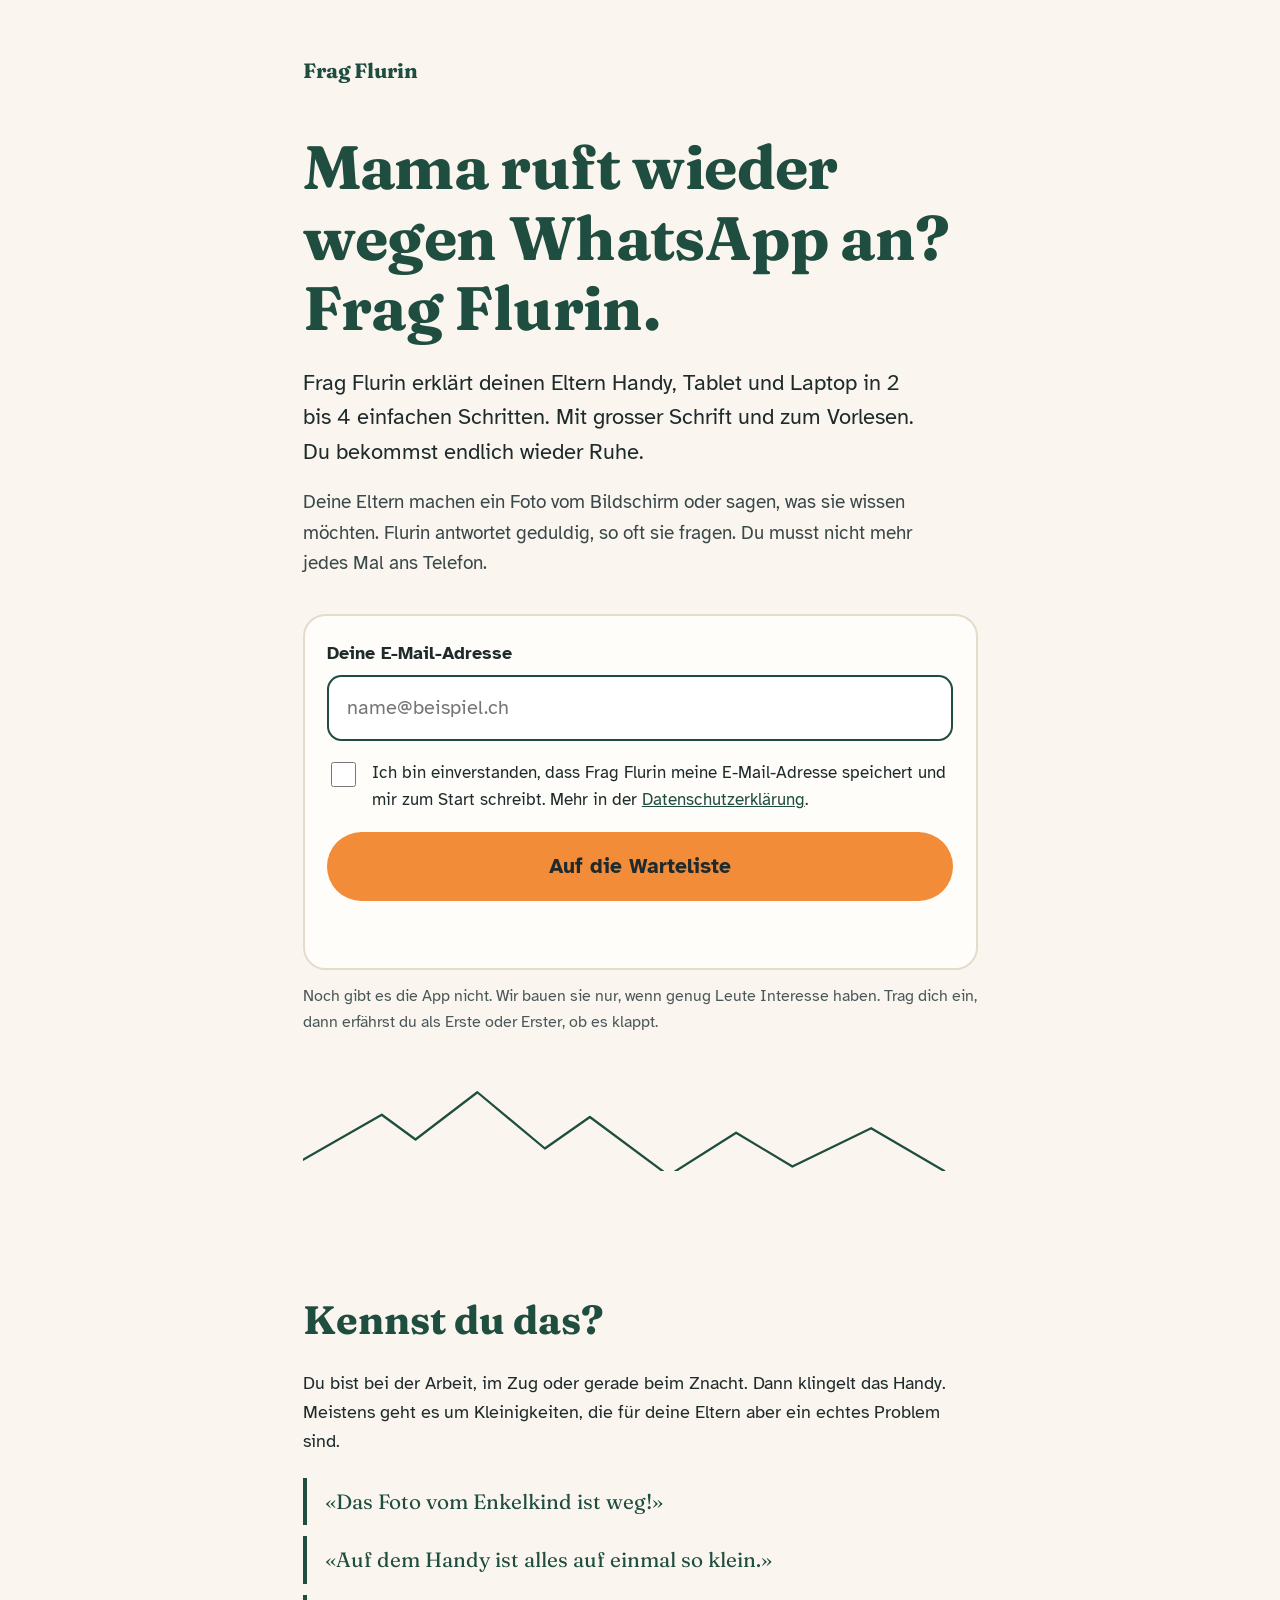
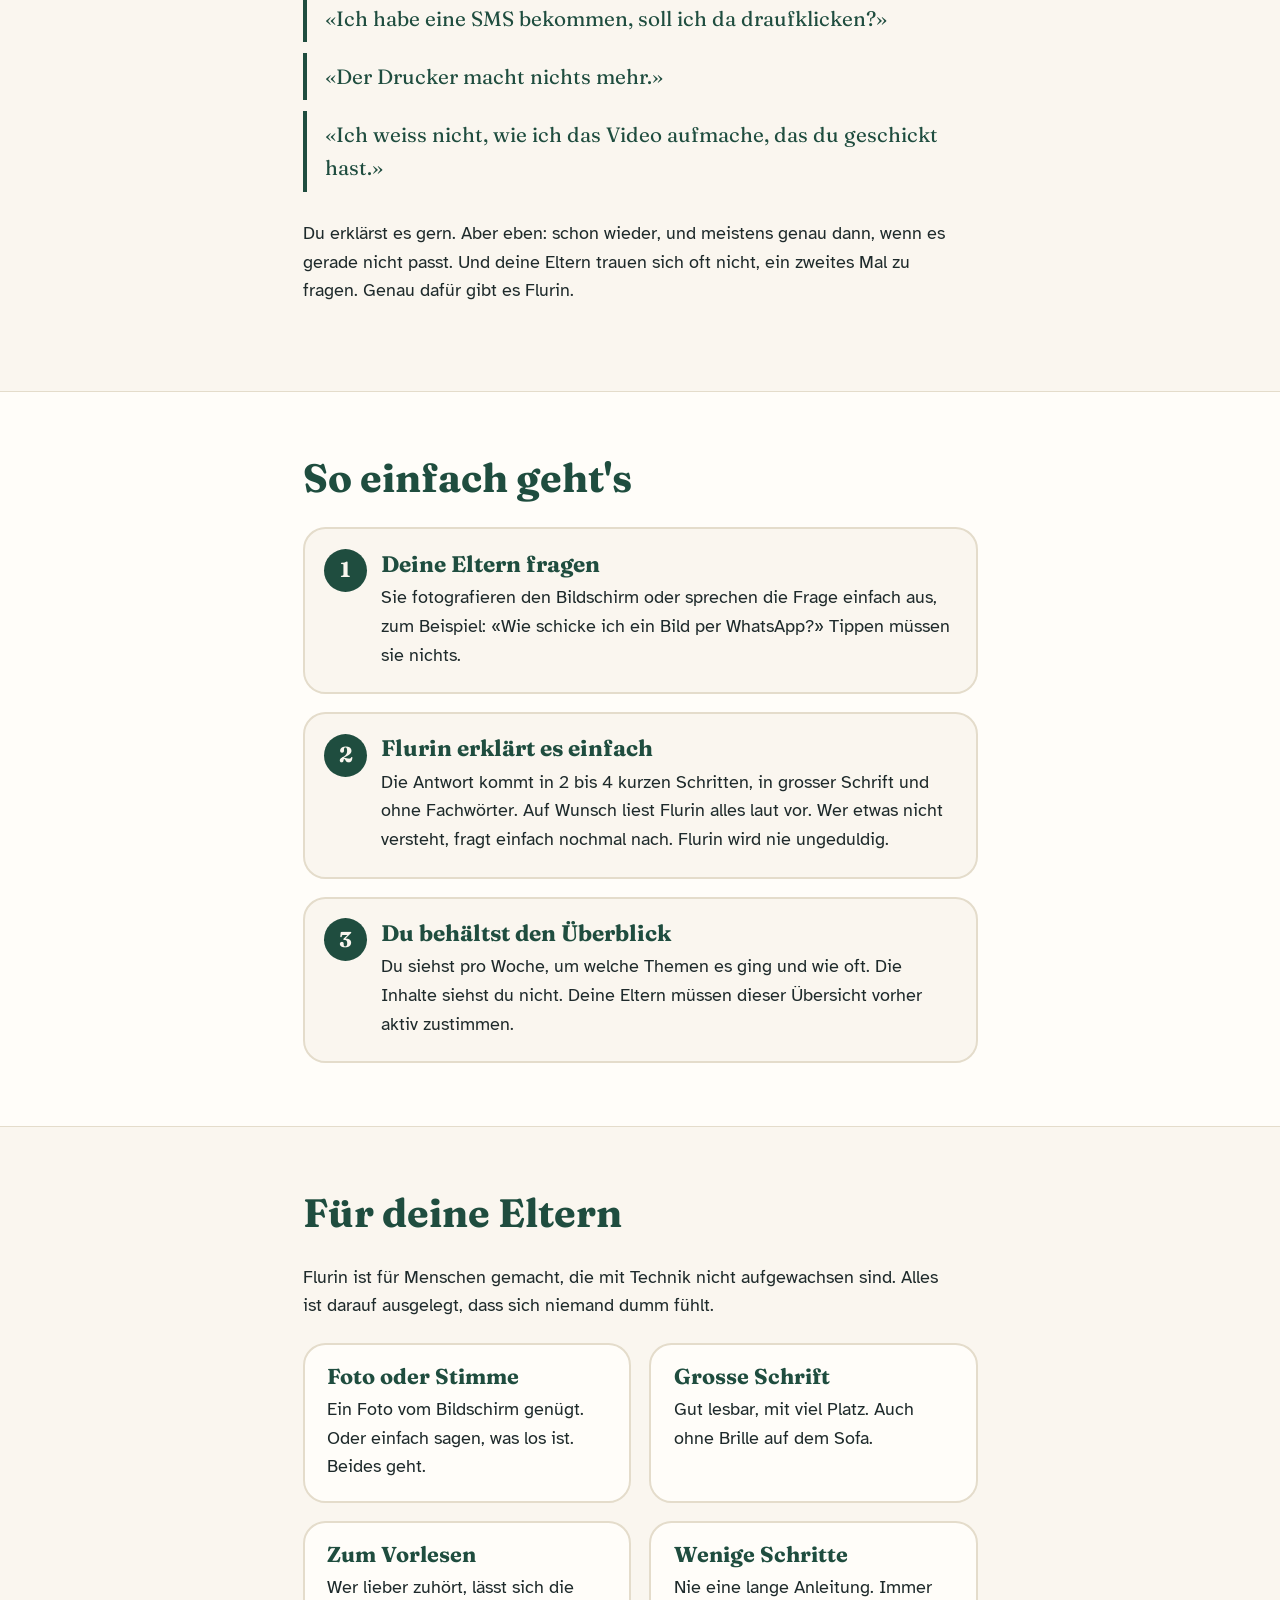
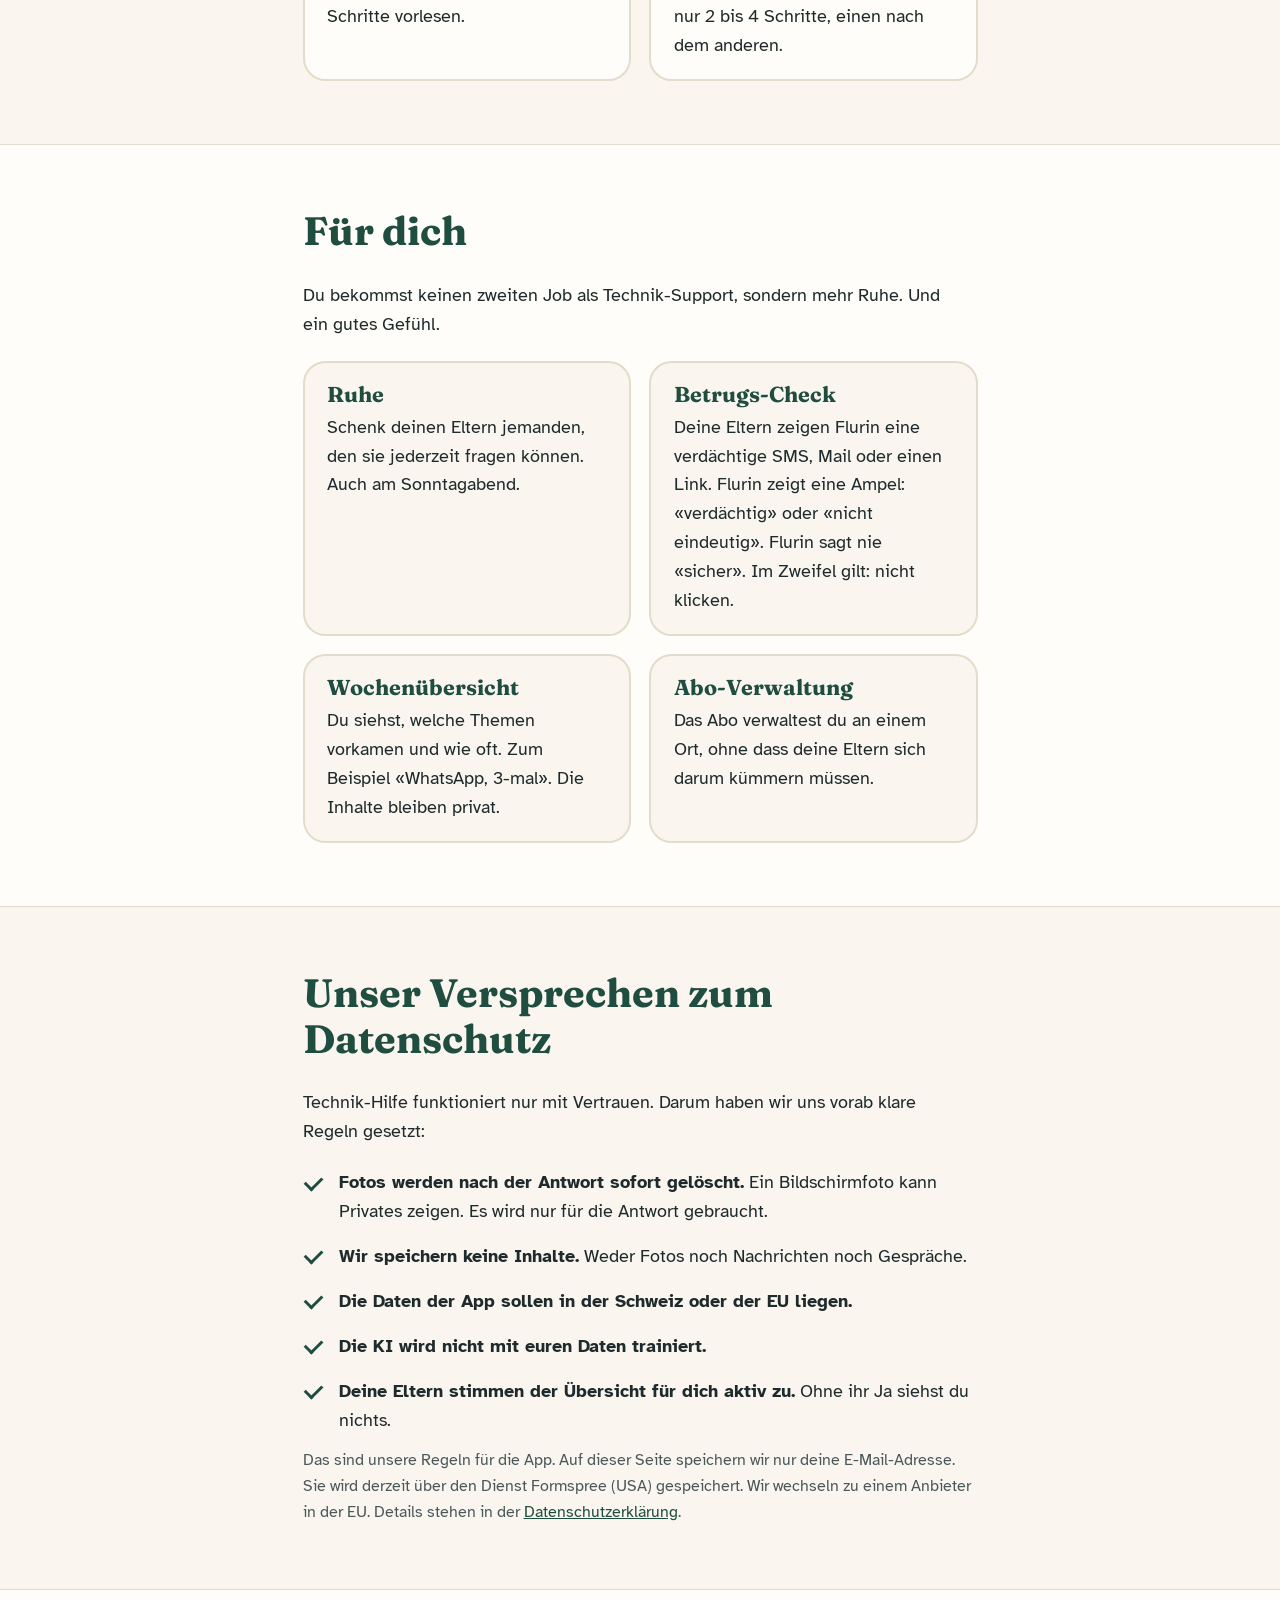
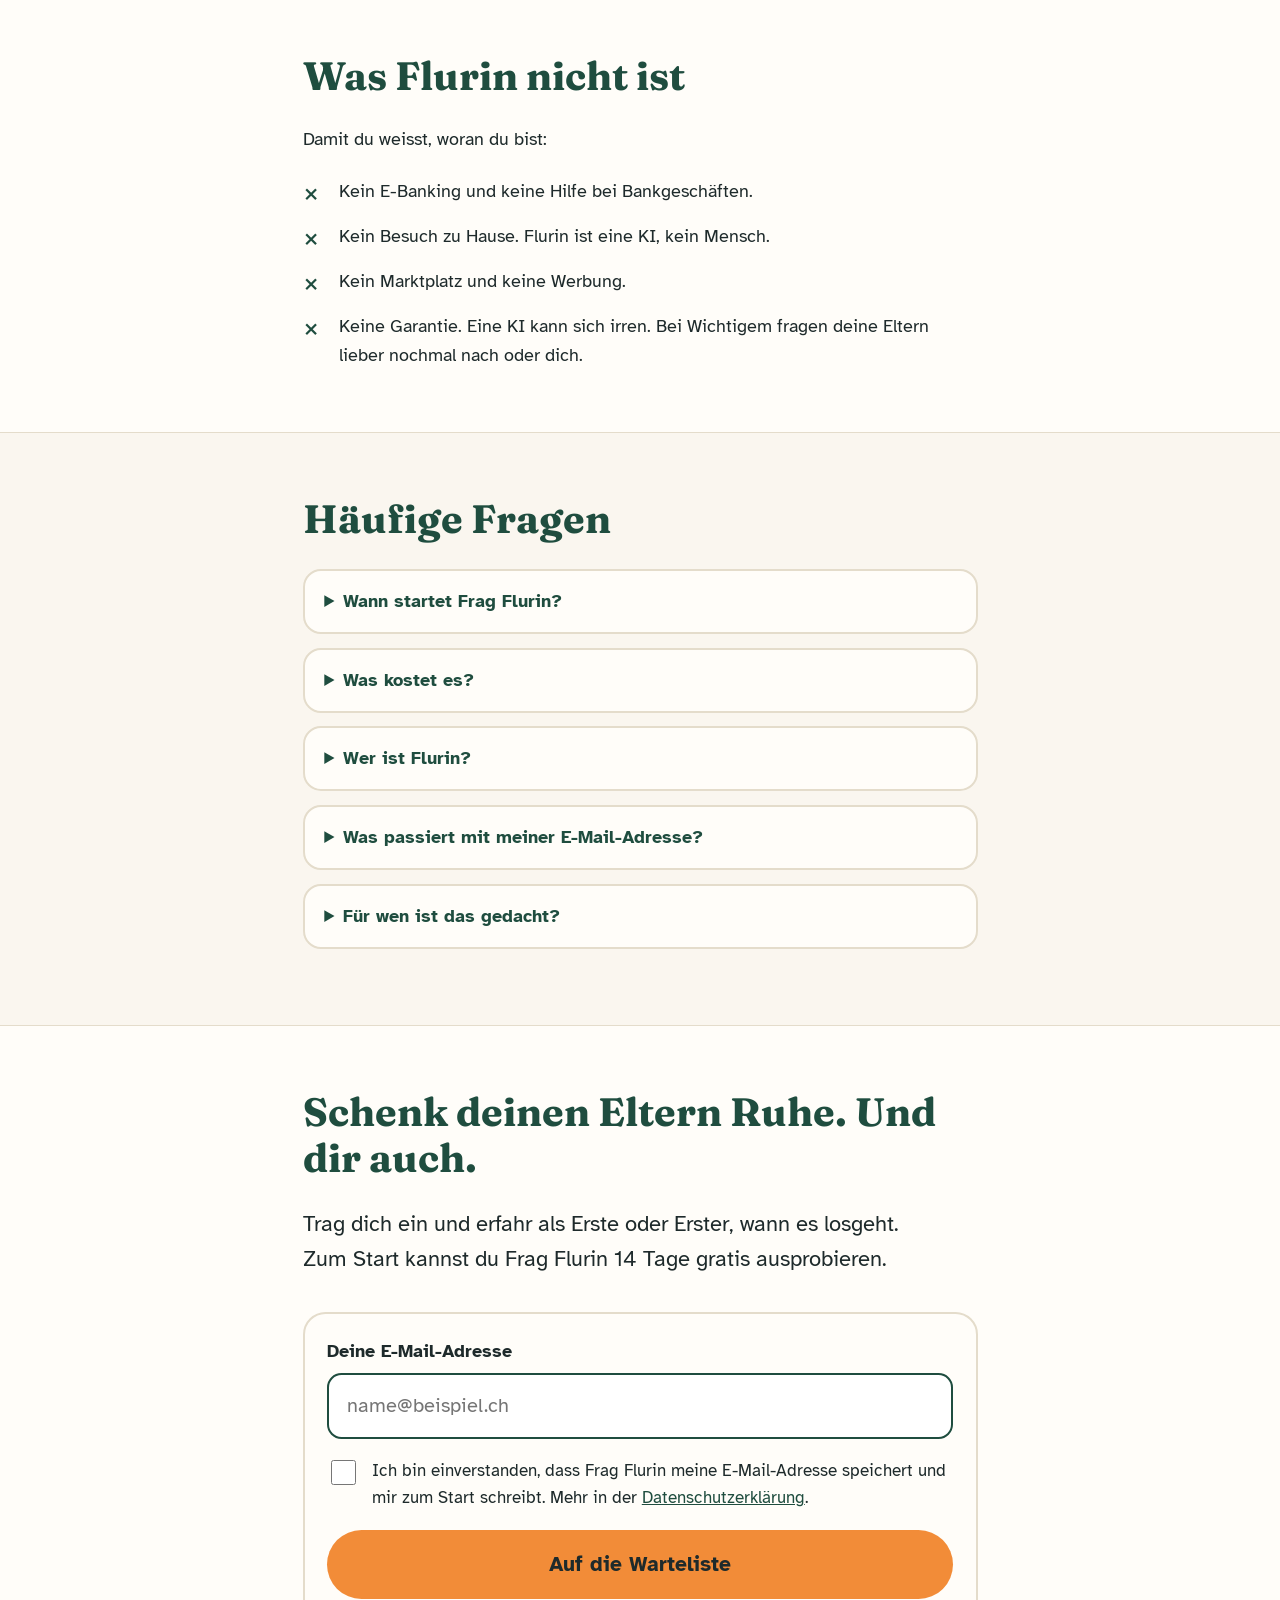
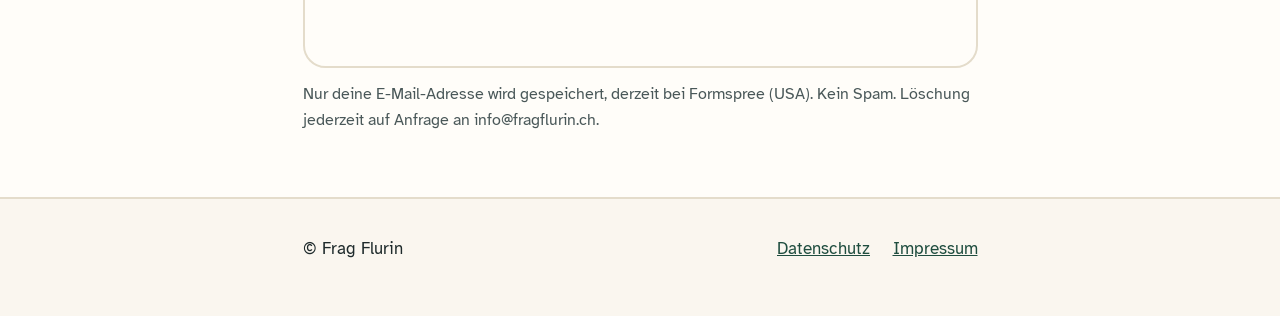
<file: index.html>
<!doctype html>
<html lang="de-CH">
<head>
<meta charset="utf-8">
<meta name="viewport" content="width=device-width,initial-scale=1">
<title>Frag Flurin – Technik-Hilfe für deine Eltern</title>
<meta name="description" content="Frag Flurin erklärt deinen Eltern Handy, Tablet und Laptop in 2 bis 4 einfachen Schritten, mit grosser Schrift und zum Vorlesen. Du bekommst Ruhe. Trag dich auf die Warteliste ein.">
<link rel="icon" href="favicon.svg" type="image/svg+xml">
<link rel="preload" href="fonts/fraunces-latin-wght-normal.woff2" as="font" type="font/woff2" crossorigin>
<link rel="stylesheet" href="style.css">
</head>
<body>
<main>
  <section class="hero"><div class="wrap">
    <p class="marke">Frag Flurin</p>
    <h1>Mama ruft wieder wegen WhatsApp an? Frag&nbsp;Flurin.</h1>
    <p class="lead">Frag Flurin erklärt deinen Eltern Handy, Tablet und Laptop in 2 bis 4 einfachen Schritten. Mit grosser Schrift und zum Vorlesen. Du bekommst endlich wieder Ruhe.</p>
    <p class="lead2">Deine Eltern machen ein Foto vom Bildschirm oder sagen, was sie wissen möchten. Flurin antwortet geduldig, so oft sie fragen. Du musst nicht mehr jedes Mal ans Telefon.</p>
      <form class="warteliste" method="post" action="#" novalidate>
        <label class="feld" for="email1">Deine E-Mail-Adresse</label>
        <input type="email" id="email1" name="email" autocomplete="email" inputmode="email" placeholder="name@beispiel.ch" required>
        <div class="hp" aria-hidden="true"><input type="text" name="website" tabindex="-1" autocomplete="off"></div>
        <label class="einwilligung"><input type="checkbox" name="einwilligung" required>
          <span>Ich bin einverstanden, dass Frag Flurin meine E-Mail-Adresse speichert und mir zum Start schreibt. Mehr in der <a href="datenschutz.html">Datenschutzerklärung</a>.</span></label>
        <button type="submit">Auf die Warteliste</button>
        <p class="meldung" role="status" aria-live="polite"></p>
      </form>
    <p class="klein">Noch gibt es die App nicht. Wir bauen sie nur, wenn genug Leute Interesse haben. Trag dich ein, dann erfährst du als Erste oder Erster, ob es klappt.</p>
    <svg class="berg" viewBox="0 0 600 80" fill="none" stroke="currentColor" stroke-width="2" stroke-linecap="round" stroke-linejoin="round" aria-hidden="true"><path d="M0 70 70 30l30 22 55-42 60 50 40-28 70 52 60-38 50 30 70-34 65 38"/></svg>
  </div></section>

  <section><div class="wrap">
    <h2>Kennst du das?</h2>
    <p class="intro">Du bist bei der Arbeit, im Zug oder gerade beim Znacht. Dann klingelt das Handy. Meistens geht es um Kleinigkeiten, die für deine Eltern aber ein echtes Problem sind.</p>
    <ul class="zitate">
      <li>«Das Foto vom Enkelkind ist weg!»</li>
      <li>«Auf dem Handy ist alles auf einmal so klein.»</li>
      <li>«Ich habe eine SMS bekommen, soll ich da draufklicken?»</li>
      <li>«Der Drucker macht nichts mehr.»</li>
      <li>«Ich weiss nicht, wie ich das Video aufmache, das du geschickt hast.»</li>
    </ul>
    <p class="intro">Du erklärst es gern. Aber eben: schon wieder, und meistens genau dann, wenn es gerade nicht passt. Und deine Eltern trauen sich oft nicht, ein zweites Mal zu fragen. Genau dafür gibt es Flurin.</p>
  </div></section>

  <section class="hell"><div class="wrap">
    <h2>So einfach geht's</h2>
    <ol class="schritte">
      <li><h3>Deine Eltern fragen</h3><p>Sie fotografieren den Bildschirm oder sprechen die Frage einfach aus, zum Beispiel: «Wie schicke ich ein Bild per WhatsApp?» Tippen müssen sie nichts.</p></li>
      <li><h3>Flurin erklärt es einfach</h3><p>Die Antwort kommt in 2 bis 4 kurzen Schritten, in grosser Schrift und ohne Fachwörter. Auf Wunsch liest Flurin alles laut vor. Wer etwas nicht versteht, fragt einfach nochmal nach. Flurin wird nie ungeduldig.</p></li>
      <li><h3>Du behältst den Überblick</h3><p>Du siehst pro Woche, um welche Themen es ging und wie oft. Die Inhalte siehst du nicht. Deine Eltern müssen dieser Übersicht vorher aktiv zustimmen.</p></li>
    </ol>
  </div></section>

  <section><div class="wrap">
    <h2>Für deine Eltern</h2>
    <p class="intro">Flurin ist für Menschen gemacht, die mit Technik nicht aufgewachsen sind. Alles ist darauf ausgelegt, dass sich niemand dumm fühlt.</p>
    <div class="karten">
      <div><h3>Foto oder Stimme</h3><p>Ein Foto vom Bildschirm genügt. Oder einfach sagen, was los ist. Beides geht.</p></div>
      <div><h3>Grosse Schrift</h3><p>Gut lesbar, mit viel Platz. Auch ohne Brille auf dem Sofa.</p></div>
      <div><h3>Zum Vorlesen</h3><p>Wer lieber zuhört, lässt sich die Schritte vorlesen.</p></div>
      <div><h3>Wenige Schritte</h3><p>Nie eine lange Anleitung. Immer nur 2 bis 4 Schritte, einen nach dem anderen.</p></div>
    </div>
  </div></section>

  <section class="hell"><div class="wrap">
    <h2>Für dich</h2>
    <p class="intro">Du bekommst keinen zweiten Job als Technik-Support, sondern mehr Ruhe. Und ein gutes Gefühl.</p>
    <div class="karten">
      <div><h3>Ruhe</h3><p>Schenk deinen Eltern jemanden, den sie jederzeit fragen können. Auch am Sonntagabend.</p></div>
      <div><h3>Betrugs-Check</h3><p>Deine Eltern zeigen Flurin eine verdächtige SMS, Mail oder einen Link. Flurin zeigt eine Ampel: «verdächtig» oder «nicht eindeutig». Flurin sagt nie «sicher». Im Zweifel gilt: nicht klicken.</p></div>
      <div><h3>Wochenübersicht</h3><p>Du siehst, welche Themen vorkamen und wie oft. Zum Beispiel «WhatsApp, 3-mal». Die Inhalte bleiben privat.</p></div>
      <div><h3>Abo-Verwaltung</h3><p>Das Abo verwaltest du an einem Ort, ohne dass deine Eltern sich darum kümmern müssen.</p></div>
    </div>
  </div></section>

  <section><div class="wrap">
    <h2>Unser Versprechen zum Datenschutz</h2>
    <p class="intro">Technik-Hilfe funktioniert nur mit Vertrauen. Darum haben wir uns vorab klare Regeln gesetzt:</p>
    <ul class="versprechen">
      <li><strong>Fotos werden nach der Antwort sofort gelöscht.</strong> Ein Bildschirmfoto kann Privates zeigen. Es wird nur für die Antwort gebraucht.</li>
      <li><strong>Wir speichern keine Inhalte.</strong> Weder Fotos noch Nachrichten noch Gespräche.</li>
      <li><strong>Die Daten der App sollen in der Schweiz oder der EU liegen.</strong></li>
      <li><strong>Die KI wird nicht mit euren Daten trainiert.</strong></li>
      <li><strong>Deine Eltern stimmen der Übersicht für dich aktiv zu.</strong> Ohne ihr Ja siehst du nichts.</li>
    </ul>
    <p class="klein">Das sind unsere Regeln für die App. Auf dieser Seite speichern wir nur deine E-Mail-Adresse. Sie wird derzeit über den Dienst Formspree (USA) gespeichert. Wir wechseln zu einem Anbieter in der EU. Details stehen in der <a href="datenschutz.html">Datenschutzerklärung</a>.</p>
  </div></section>

  <section class="hell"><div class="wrap">
    <h2>Was Flurin nicht ist</h2>
    <p class="intro">Damit du weisst, woran du bist:</p>
    <ul class="versprechen nein">
      <li>Kein E-Banking und keine Hilfe bei Bankgeschäften.</li>
      <li>Kein Besuch zu Hause. Flurin ist eine KI, kein Mensch.</li>
      <li>Kein Marktplatz und keine Werbung.</li>
      <li>Keine Garantie. Eine KI kann sich irren. Bei Wichtigem fragen deine Eltern lieber nochmal nach oder dich.</li>
    </ul>
  </div></section>

  <section><div class="wrap">
    <h2>Häufige Fragen</h2>
    <details><summary>Wann startet Frag Flurin?</summary><p>Das wissen wir noch nicht. Die App gibt es noch nicht. Ob wir sie bauen, entscheidet sich an der Warteliste. Wer drauf steht, bekommt als Erstes Bescheid.</p></details>
    <details><summary>Was kostet es?</summary><p>Die Preise stehen noch nicht fest. Zum Start kannst du Frag Flurin 14 Tage gratis ausprobieren. Der Eintrag auf der Warteliste kostet nichts und verpflichtet zu nichts.</p></details>
    <details><summary>Wer ist Flurin?</summary><p>Flurin ist der Name der KI-Hilfe. Kein Mensch, aber ein geduldiger Helfer, der nie genervt klingt.</p></details>
    <details><summary>Was passiert mit meiner E-Mail-Adresse?</summary><p>Wir speichern nur sie und den Zeitpunkt deiner Zustimmung. Derzeit liegt sie beim Formular-Dienst Formspree in den USA, ein Wechsel zu einem Anbieter in der EU ist geplant. Wir schreiben dir, wenn es losgeht. Kein Verkauf, kein Spam. Du kannst dich jederzeit wieder austragen.</p></details>
    <details><summary>Für wen ist das gedacht?</summary><p>Für Eltern und Grosseltern ab etwa 65, die Handy, Tablet oder Laptop nutzen. Und für ihre erwachsenen Kinder, die nicht mehr ständig Support machen möchten.</p></details>
  </div></section>

  <section class="hell"><div class="wrap">
    <h2>Schenk deinen Eltern Ruhe. Und dir auch.</h2>
    <p class="lead" style="margin-top:0">Trag dich ein und erfahr als Erste oder Erster, wann es losgeht. Zum Start kannst du Frag Flurin 14&nbsp;Tage gratis ausprobieren.</p>
      <form class="warteliste" method="post" action="#" novalidate>
        <label class="feld" for="email2">Deine E-Mail-Adresse</label>
        <input type="email" id="email2" name="email" autocomplete="email" inputmode="email" placeholder="name@beispiel.ch" required>
        <div class="hp" aria-hidden="true"><input type="text" name="website" tabindex="-1" autocomplete="off"></div>
        <label class="einwilligung"><input type="checkbox" name="einwilligung" required>
          <span>Ich bin einverstanden, dass Frag Flurin meine E-Mail-Adresse speichert und mir zum Start schreibt. Mehr in der <a href="datenschutz.html">Datenschutzerklärung</a>.</span></label>
        <button type="submit">Auf die Warteliste</button>
        <p class="meldung" role="status" aria-live="polite"></p>
      </form>
    <p class="klein">Nur deine E-Mail-Adresse wird gespeichert, derzeit bei Formspree (USA). Kein Spam. Löschung jederzeit auf Anfrage an info@fragflurin.ch.</p>
  </div></section>
</main>
<footer><div class="wrap"><span>© Frag Flurin</span><nav><a href="datenschutz.html">Datenschutz</a><a href="impressum.html">Impressum</a></nav></div></footer>
<script src="script.js"></script>
</body></html>
</file>
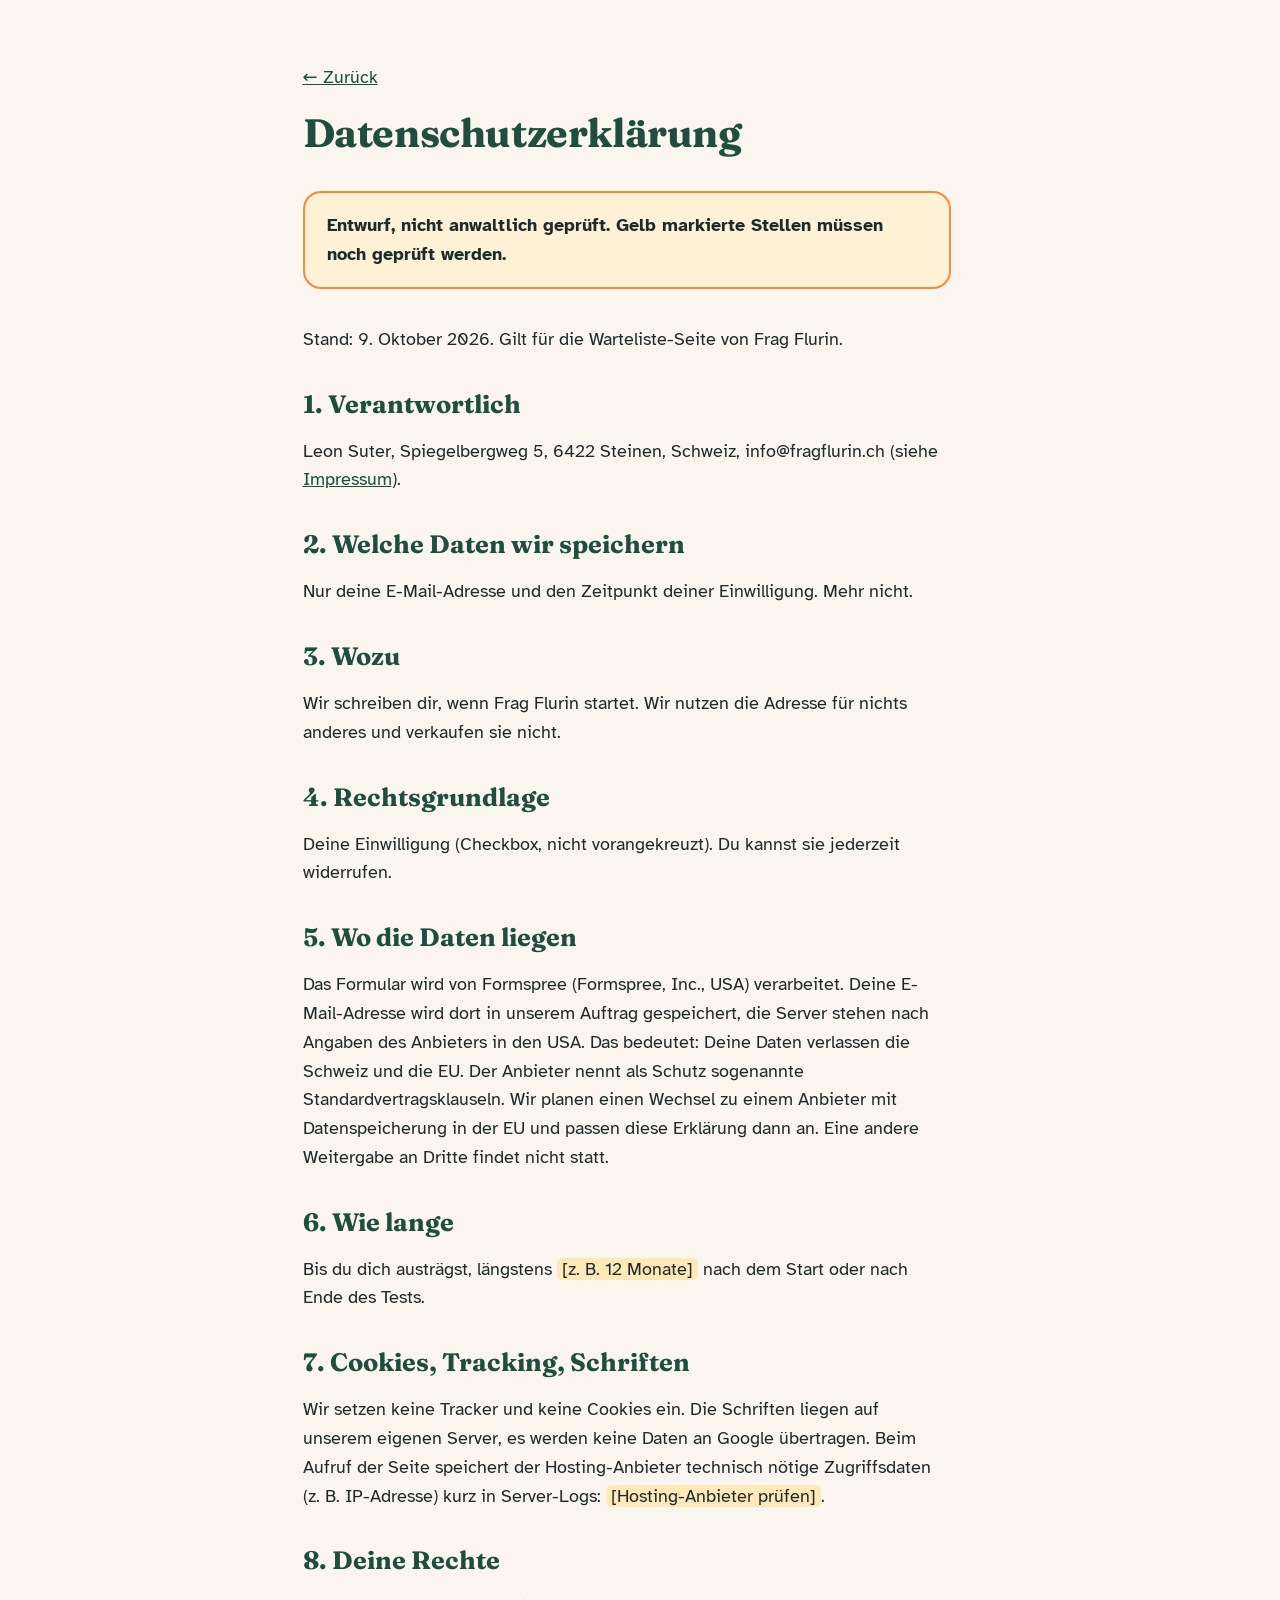
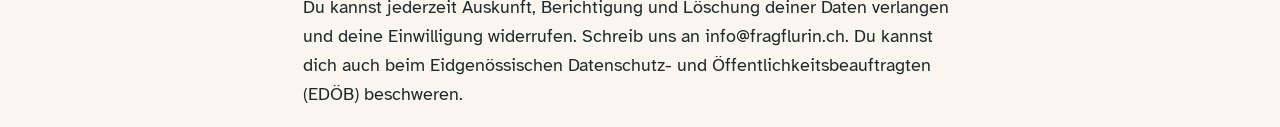
<file: datenschutz.html>
<!doctype html>
<html lang="de-CH">
<head>
<meta charset="utf-8">
<meta name="viewport" content="width=device-width,initial-scale=1">
<meta name="robots" content="noindex">
<title>Datenschutzerklärung – Frag Flurin</title>
<link rel="icon" href="favicon.svg" type="image/svg+xml">
<link rel="stylesheet" href="style.css">
</head>
<body>
<main class="wrap text" style="padding-top:2.5rem">
<p><a href="index.html">← Zurück</a></p>
<h1 style="font-size:2.2rem">Datenschutzerklärung</h1>
<p class="entwurf">Entwurf, nicht anwaltlich geprüft. Gelb markierte Stellen müssen noch geprüft werden.</p>
<p>Stand: 9. Oktober 2026. Gilt für die Warteliste-Seite von Frag Flurin.</p>
<h2>1. Verantwortlich</h2>
<p>Leon Suter, Spiegelbergweg 5, 6422 Steinen, Schweiz, info@fragflurin.ch (siehe <a href="impressum.html">Impressum</a>).</p>
<h2>2. Welche Daten wir speichern</h2>
<p>Nur deine E-Mail-Adresse und den Zeitpunkt deiner Einwilligung. Mehr nicht.</p>
<h2>3. Wozu</h2>
<p>Wir schreiben dir, wenn Frag Flurin startet. Wir nutzen die Adresse für nichts anderes und verkaufen sie nicht.</p>
<h2>4. Rechtsgrundlage</h2>
<p>Deine Einwilligung (Checkbox, nicht vorangekreuzt). Du kannst sie jederzeit widerrufen.</p>
<h2>5. Wo die Daten liegen</h2>
<p>Das Formular wird von Formspree (Formspree, Inc., USA) verarbeitet. Deine E-Mail-Adresse wird dort in unserem Auftrag gespeichert, die Server stehen nach Angaben des Anbieters in den USA. Das bedeutet: Deine Daten verlassen die Schweiz und die EU. Der Anbieter nennt als Schutz sogenannte Standardvertragsklauseln. Wir planen einen Wechsel zu einem Anbieter mit Datenspeicherung in der EU und passen diese Erklärung dann an. Eine andere Weitergabe an Dritte findet nicht statt.</p>
<h2>6. Wie lange</h2>
<p>Bis du dich austrägst, längstens <span class="platzhalter">[z. B. 12 Monate]</span> nach dem Start oder nach Ende des Tests.</p>
<h2>7. Cookies, Tracking, Schriften</h2>
<p>Wir setzen keine Tracker und keine Cookies ein. Die Schriften liegen auf unserem eigenen Server, es werden keine Daten an Google übertragen. Beim Aufruf der Seite speichert der Hosting-Anbieter technisch nötige Zugriffsdaten (z. B. IP-Adresse) kurz in Server-Logs: <span class="platzhalter">[Hosting-Anbieter prüfen]</span>.</p>
<h2>8. Deine Rechte</h2>
<p>Du kannst jederzeit Auskunft, Berichtigung und Löschung deiner Daten verlangen und deine Einwilligung widerrufen. Schreib uns an info@fragflurin.ch. Du kannst dich auch beim Eidgenössischen Datenschutz- und Öffentlichkeitsbeauftragten (EDÖB) beschweren.</p>
</main></body></html>
</file>
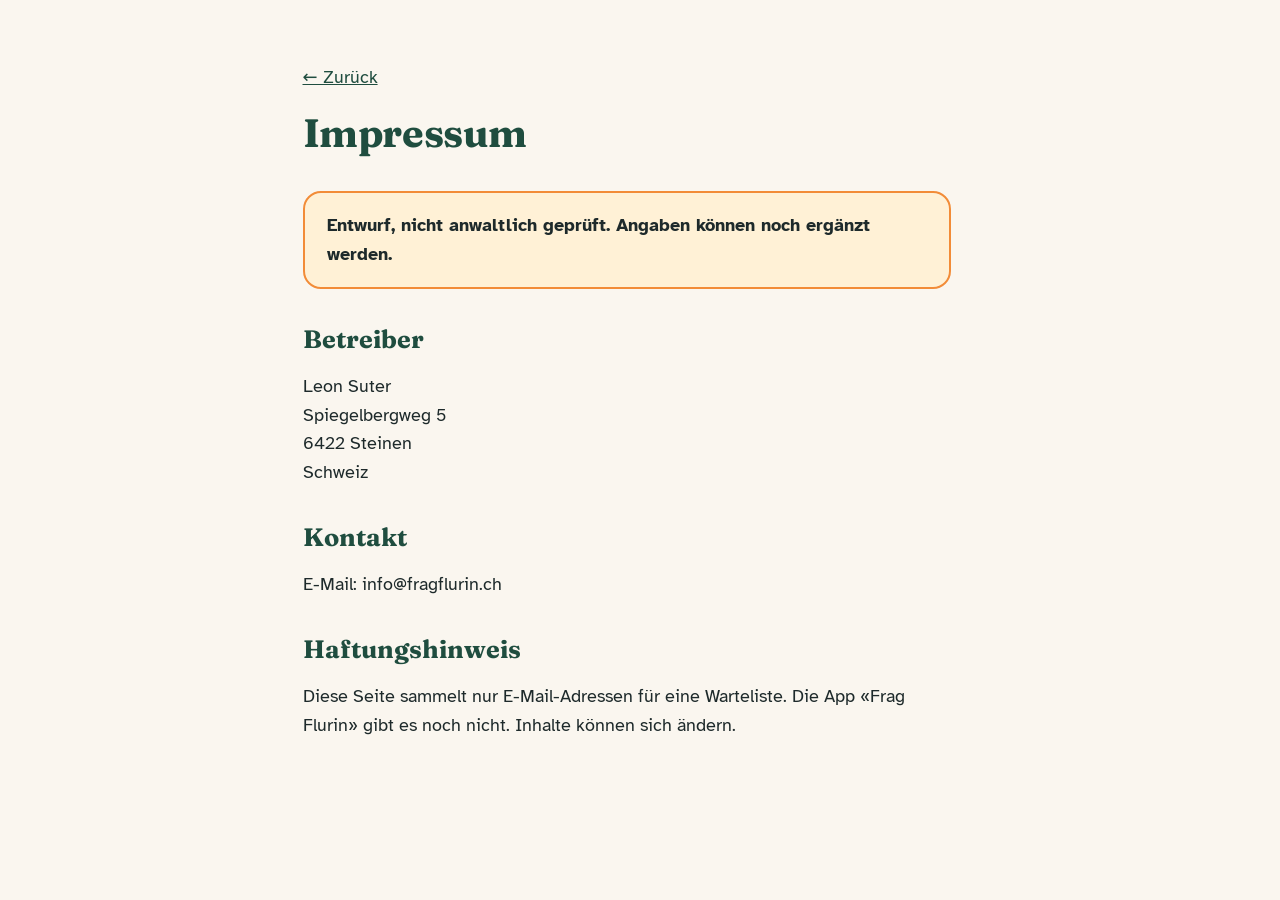
<file: impressum.html>
<!doctype html>
<html lang="de-CH">
<head>
<meta charset="utf-8">
<meta name="viewport" content="width=device-width,initial-scale=1">
<meta name="robots" content="noindex">
<title>Impressum – Frag Flurin</title>
<link rel="icon" href="favicon.svg" type="image/svg+xml">
<link rel="stylesheet" href="style.css">
</head>
<body>
<main class="wrap text" style="padding-top:2.5rem">
<p><a href="index.html">← Zurück</a></p>
<h1 style="font-size:2.2rem">Impressum</h1>
<p class="entwurf">Entwurf, nicht anwaltlich geprüft. Angaben können noch ergänzt werden.</p>
<h2>Betreiber</h2>
<p>Leon Suter<br>Spiegelbergweg 5<br>6422 Steinen<br>Schweiz</p>
<h2>Kontakt</h2>
<p>E-Mail: info@fragflurin.ch</p>
<h2>Haftungshinweis</h2>
<p>Diese Seite sammelt nur E-Mail-Adressen für eine Warteliste. Die App «Frag Flurin» gibt es noch nicht. Inhalte können sich ändern.</p>
</main></body></html>
</file>
<file: style.css>
@font-face{font-family:"Fraunces";src:url(fonts/fraunces-latin-wght-normal.woff2) format("woff2");font-weight:100 900;font-display:swap}
@font-face{font-family:"Atkinson Hyperlegible";src:url(fonts/atkinson-hyperlegible-latin-400-normal.woff2) format("woff2");font-weight:400;font-display:swap}
@font-face{font-family:"Atkinson Hyperlegible";src:url(fonts/atkinson-hyperlegible-latin-700-normal.woff2) format("woff2");font-weight:700;font-display:swap}

:root{--creme:#FAF6EF;--tanne:#1F4D3F;--orange:#F28C38;--text:#1E2A2B;--linie:#E4DCCB;--weiss:#FFFDF9}
*{box-sizing:border-box}
html{font-size:112.5%;-webkit-text-size-adjust:100%}
body{margin:0;background:var(--creme);color:var(--text);font-family:"Atkinson Hyperlegible",system-ui,sans-serif;line-height:1.6}
h1,h2,h3{font-family:"Fraunces",Georgia,serif;color:var(--tanne);line-height:1.15;margin:0}
a{color:var(--tanne)}
.wrap{max-width:40rem;margin:0 auto;padding:0 1.25rem}
section{padding:3.5rem 0}

.hero{padding-top:3rem}
.marke{font-family:"Fraunces",Georgia,serif;font-weight:700;color:var(--tanne);font-size:1.15rem;margin:0 0 2.5rem}
h1{font-size:clamp(2.2rem,8vw,3.4rem);font-weight:700;letter-spacing:-.01em}
.lead{font-size:1.2rem;margin:1.25rem 0 2rem;max-width:34rem}
.berg{display:block;width:100%;height:auto;margin-top:2.5rem;color:var(--tanne)}

form{background:var(--weiss);border:2px solid var(--linie);border-radius:1.25rem;padding:1.25rem}
label.feld{display:block;font-weight:700;margin-bottom:.4rem}
input[type=email]{width:100%;font:inherit;font-size:1.1rem;padding:.85rem 1rem;border:2px solid var(--tanne);border-radius:.8rem;background:#fff;color:var(--text)}
.einwilligung{display:flex;gap:.7rem;align-items:flex-start;margin:1rem 0;font-size:.95rem}
.einwilligung input{width:1.4rem;height:1.4rem;margin-top:.15rem;flex:none;accent-color:var(--tanne)}
button{font:inherit;font-weight:700;font-size:1.15rem;width:100%;padding:1rem 1.25rem;border:0;border-radius:999px;background:var(--orange);color:var(--text);cursor:pointer}
button:hover{filter:brightness(.96)}
button:disabled{opacity:.6;cursor:wait}
:focus-visible{outline:3px solid var(--tanne);outline-offset:3px}
.meldung{margin:.9rem 0 0;font-weight:700;min-height:1.6rem}
.meldung.fehler{color:#8a2b12}
.meldung.ok{color:var(--tanne)}
.hp{position:absolute;left:-9999px}
.klein{font-size:.9rem;color:#4a5859;margin:.75rem 0 0}

.hell{background:var(--weiss);border-block:1px solid var(--linie)}
h2{font-size:clamp(1.7rem,5.5vw,2.2rem);margin-bottom:1.5rem}
ol.schritte{list-style:none;margin:0;padding:0;display:grid;gap:1rem}
ol.schritte li{background:var(--creme);border:2px solid var(--linie);border-radius:1.25rem;padding:1.25rem 1.25rem 1.25rem 4.25rem;position:relative}
ol.schritte li::before{counter-increment:s;content:counter(s);position:absolute;left:1.1rem;top:1.1rem;width:2.4rem;height:2.4rem;border-radius:50%;background:var(--tanne);color:var(--creme);font-family:"Fraunces",serif;font-weight:700;display:grid;place-items:center;font-size:1.2rem}
ol.schritte{counter-reset:s}
ol.schritte h3{font-size:1.25rem;margin-bottom:.3rem}
ol.schritte p{margin:0}

ul.versprechen{list-style:none;margin:0;padding:0;display:grid;gap:.9rem}
ul.versprechen li{padding-left:2rem;position:relative}
ul.versprechen li::before{content:"";position:absolute;left:.15rem;top:.4rem;width:.8rem;height:.45rem;border-left:3px solid var(--tanne);border-bottom:3px solid var(--tanne);transform:rotate(-45deg)}

footer{padding:2rem 0 3rem;border-top:1px solid var(--linie);font-size:.95rem}
footer .wrap{display:flex;gap:1.25rem;flex-wrap:wrap;justify-content:space-between}
footer nav{display:flex;gap:1.25rem}

.entwurf{background:#FFF1D6;border:2px solid var(--orange);border-radius:1rem;padding:1rem 1.25rem;margin:2rem 0;font-weight:700}
.platzhalter{background:#FFE9B8;padding:0 .3em;border-radius:.3em}
.text h2{font-size:1.4rem;margin:2rem 0 .5rem}
.text p,.text li{max-width:36rem}

.lead2{font-size:1.05rem;max-width:34rem;margin:-1rem 0 2rem;color:#3a4849}
.intro{margin:0 0 1.25rem;max-width:36rem}
ul.zitate{list-style:none;margin:0 0 1.5rem;padding:0;display:grid;gap:.6rem}
ul.zitate li{border-left:4px solid var(--tanne);padding:.4rem 0 .4rem 1rem;font-family:"Fraunces",Georgia,serif;font-size:1.15rem;color:var(--tanne)}
.karten{display:grid;gap:1rem}
.karten div{background:var(--creme);border:2px solid var(--linie);border-radius:1.25rem;padding:1.1rem 1.25rem}
section:not(.hell) .karten div{background:var(--weiss)}
.karten h3{font-size:1.2rem;margin-bottom:.3rem}
.karten p{margin:0}
@media(min-width:34rem){.karten{grid-template-columns:1fr 1fr}}
ul.versprechen.nein li::before{border:0;transform:none;width:auto;height:auto;content:"\00d7";top:-.1rem;left:.1rem;font-size:1.5rem;line-height:1.3;color:var(--tanne)}
details{background:var(--weiss);border:2px solid var(--linie);border-radius:1rem;padding:.9rem 1.1rem;margin-bottom:.75rem}
summary{cursor:pointer;font-weight:700;color:var(--tanne)}
details p{margin:.7rem 0 0}
</file>
